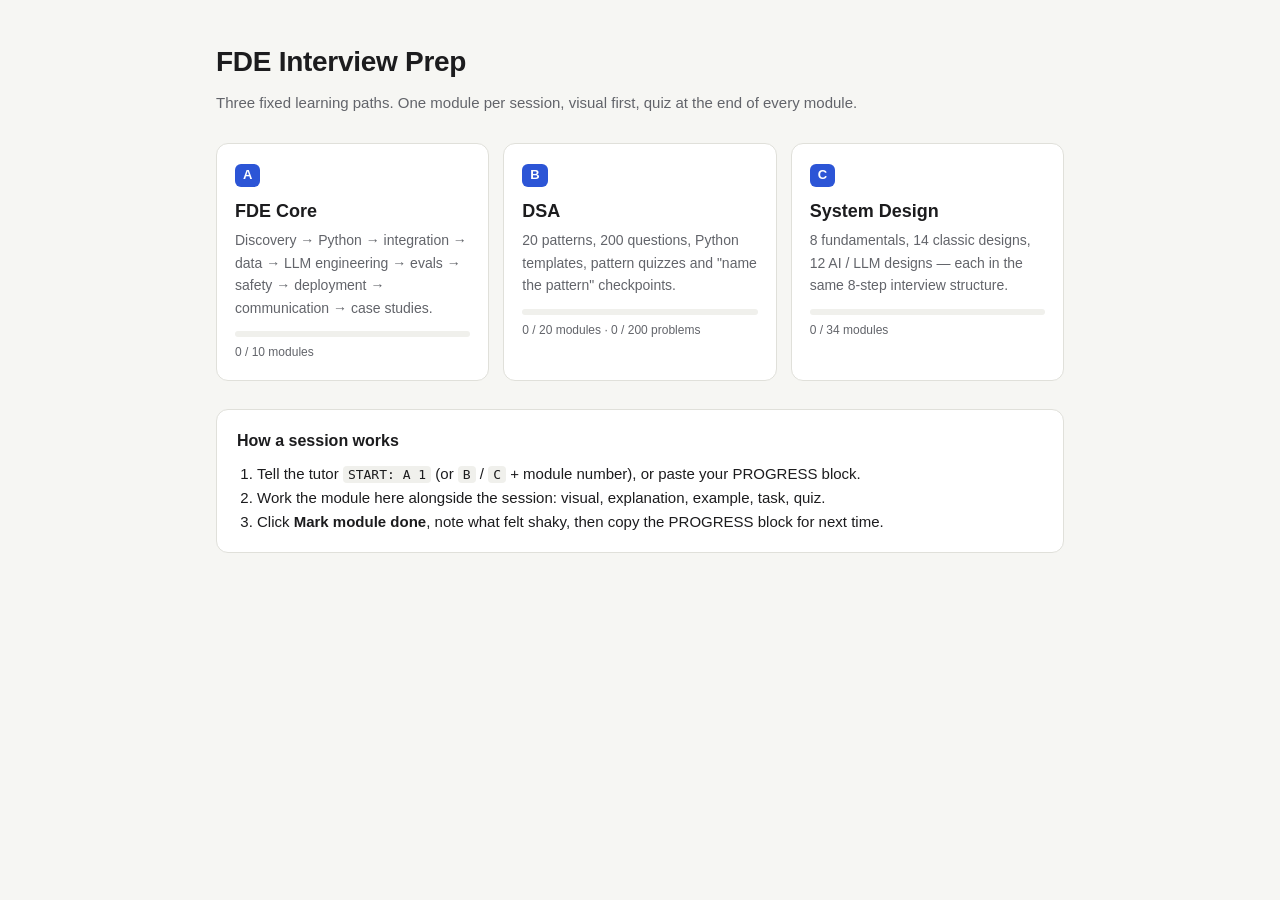
<file: fde-prep/index.html>
<!doctype html>
<html lang="en">
<head>
<meta charset="utf-8">
<meta name="viewport" content="width=device-width, initial-scale=1">
<title>FDE Interview Prep</title>
<style>
:root { --bg:#f6f6f3; --surface:#fff; --text:#1c1c1e; --muted:#62646a; --border:#e0e0da; --accent:#2c55d6; --good:#17784a; --track:#f0f0ec; color-scheme: light; }
@media (prefers-color-scheme: dark) { :root:not([data-theme="light"]) { --bg:#121315; --surface:#1b1c1f; --text:#ececee; --muted:#a0a2a8; --border:#303137; --accent:#8aa8ff; --good:#6fd39b; --track:#232428; color-scheme: dark; } }
:root[data-theme="dark"] { --bg:#121315; --surface:#1b1c1f; --text:#ececee; --muted:#a0a2a8; --border:#303137; --accent:#8aa8ff; --good:#6fd39b; --track:#232428; color-scheme: dark; }
* { box-sizing: border-box; }
body { margin: 0; background: var(--bg); color: var(--text); font: 15px/1.6 -apple-system, BlinkMacSystemFont, "Segoe UI", Roboto, Arial, sans-serif; }
main { max-width: 880px; margin: 0 auto; padding: 40px 16px 60px; }
h1 { font-size: 28px; margin: 0 0 6px; letter-spacing: -0.01em; }
p.lead { color: var(--muted); margin: 0 0 28px; }
.grid { display: grid; gap: 14px; grid-template-columns: repeat(auto-fit, minmax(240px, 1fr)); }
a.card { display: block; background: var(--surface); border: 1px solid var(--border); border-radius: 12px; padding: 18px; color: var(--text); text-decoration: none; }
a.card:hover { border-color: var(--accent); }
.badge { display: inline-block; background: var(--accent); color: var(--surface); border-radius: 6px; padding: 1px 8px; font-weight: 700; font-size: 13px; }
.card h2 { font-size: 18px; margin: 10px 0 4px; }
.card p { margin: 0 0 12px; color: var(--muted); font-size: 14px; }
.bar { height: 6px; background: var(--track); border-radius: 99px; overflow: hidden; }
.bar span { display: block; height: 100%; width: 0; background: var(--good); }
.meta { font-size: 12px; color: var(--muted); margin-top: 6px; }
.how { margin-top: 28px; background: var(--surface); border: 1px solid var(--border); border-radius: 12px; padding: 18px 20px; }
.how h3 { margin: 0 0 8px; font-size: 16px; }
.how ol { margin: 0; padding-left: 20px; }
code { background: var(--track); padding: 1px 5px; border-radius: 4px; font-size: 13px; }
</style>
</head>
<body>
<main>
  <h1>FDE Interview Prep</h1>
  <p class="lead">Three fixed learning paths. One module per session, visual first, quiz at the end of every module.</p>
  <div class="grid">
    <a class="card" href="track-a-fde-core.html" data-key="A" data-total="10">
      <span class="badge">A</span><h2>FDE Core</h2>
      <p>Discovery → Python → integration → data → LLM engineering → evals → safety → deployment → communication → case studies.</p>
      <div class="bar"><span></span></div><div class="meta"></div>
    </a>
    <a class="card" href="track-b-dsa.html" data-key="B" data-total="20">
      <span class="badge">B</span><h2>DSA</h2>
      <p>20 patterns, 200 questions, Python templates, pattern quizzes and "name the pattern" checkpoints.</p>
      <div class="bar"><span></span></div><div class="meta"></div>
    </a>
    <a class="card" href="track-c-system-design.html" data-key="C" data-total="34">
      <span class="badge">C</span><h2>System Design</h2>
      <p>8 fundamentals, 14 classic designs, 12 AI / LLM designs — each in the same 8-step interview structure.</p>
      <div class="bar"><span></span></div><div class="meta"></div>
    </a>
  </div>
  <div class="how">
    <h3>How a session works</h3>
    <ol>
      <li>Tell the tutor <code>START: A 1</code> (or <code>B</code> / <code>C</code> + module number), or paste your PROGRESS block.</li>
      <li>Work the module here alongside the session: visual, explanation, example, task, quiz.</li>
      <li>Click <b>Mark module done</b>, note what felt shaky, then copy the PROGRESS block for next time.</li>
    </ol>
  </div>
</main>
<script>
document.querySelectorAll('a.card').forEach(function (card) {
  var s = {};
  try { s = JSON.parse(localStorage.getItem('fdeprep:' + card.dataset.key) || '{}') || {}; } catch (e) {}
  var done = Object.keys(s.done || {}).length, total = +card.dataset.total;
  var solved = Object.keys(s.solved || {}).length;
  card.querySelector('.bar span').style.width = Math.round(100 * done / total) + '%';
  card.querySelector('.meta').textContent = done + ' / ' + total + ' modules' + (card.dataset.key === 'B' ? ' · ' + solved + ' / 200 problems' : '');
});
try { var t = localStorage.getItem('fdeprep:theme'); if (t) document.documentElement.setAttribute('data-theme', t); } catch (e) {}
</script>
</body>
</html>
</file>
